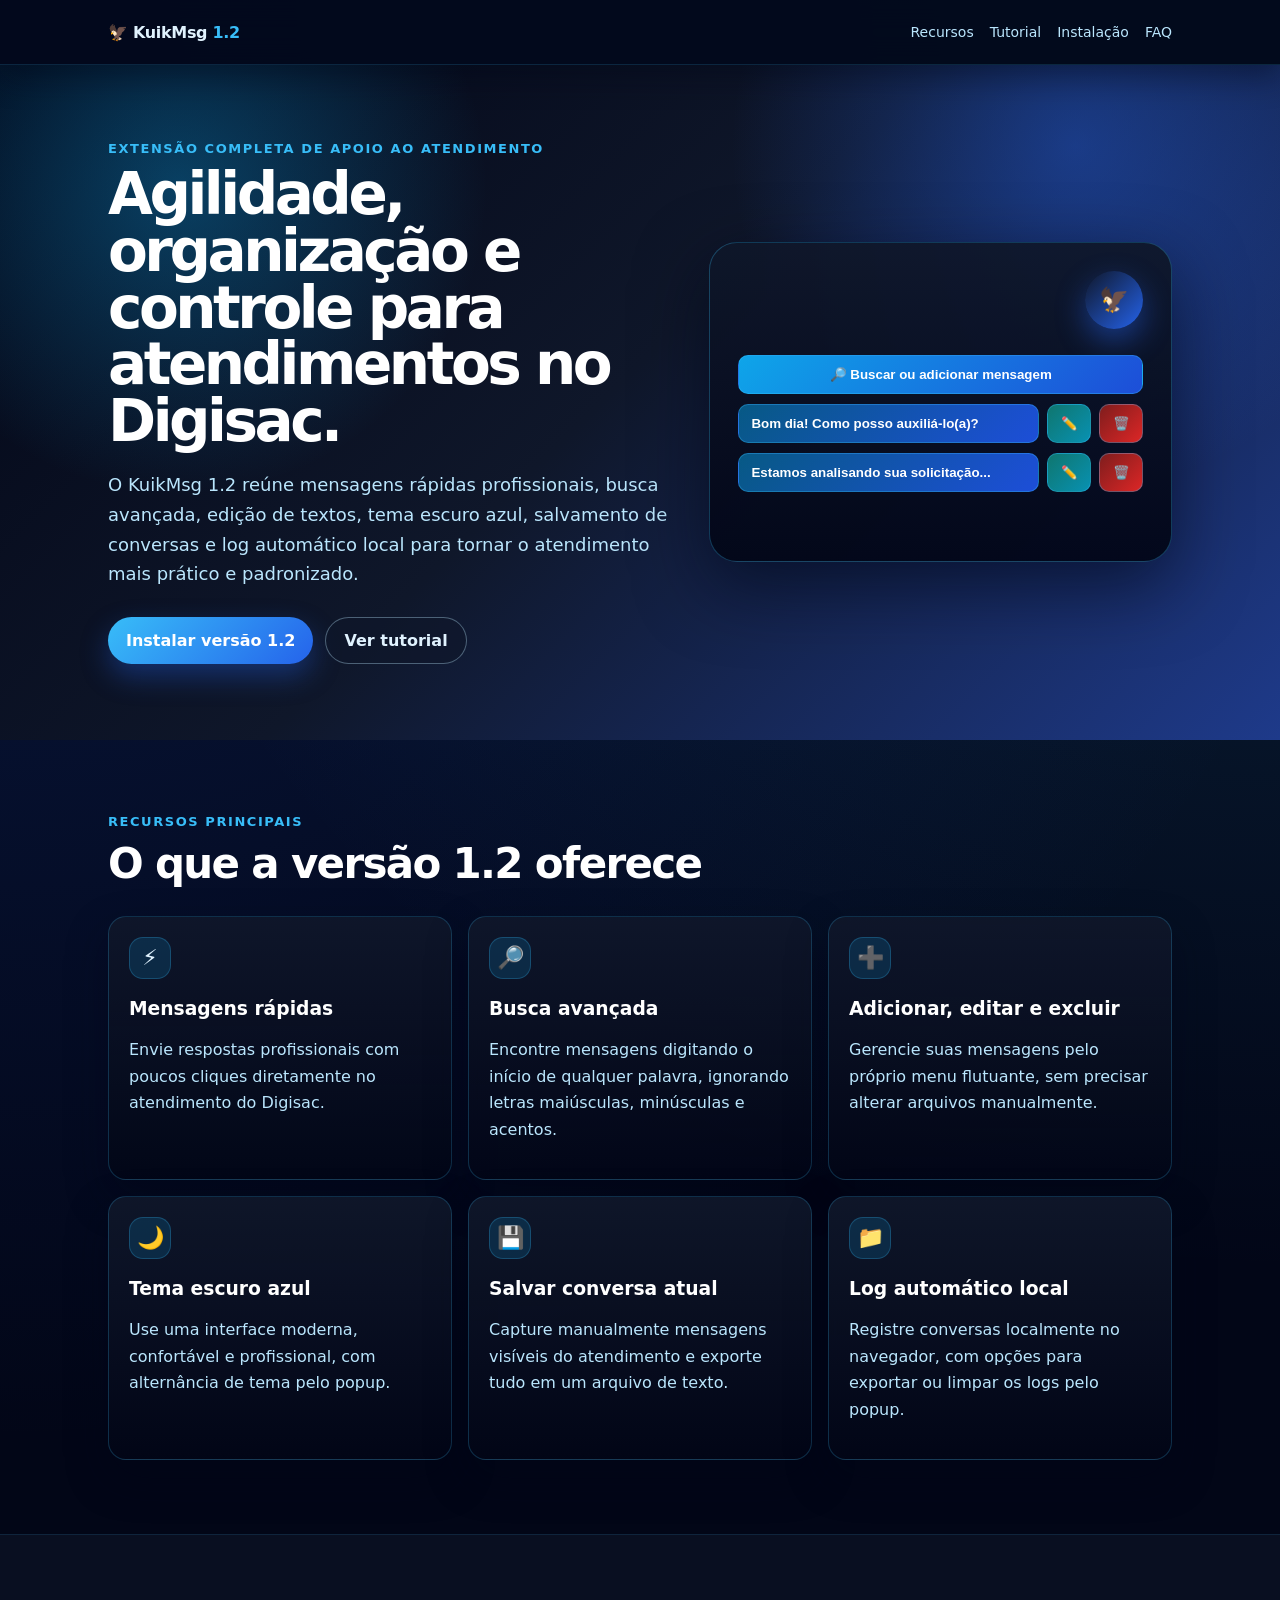
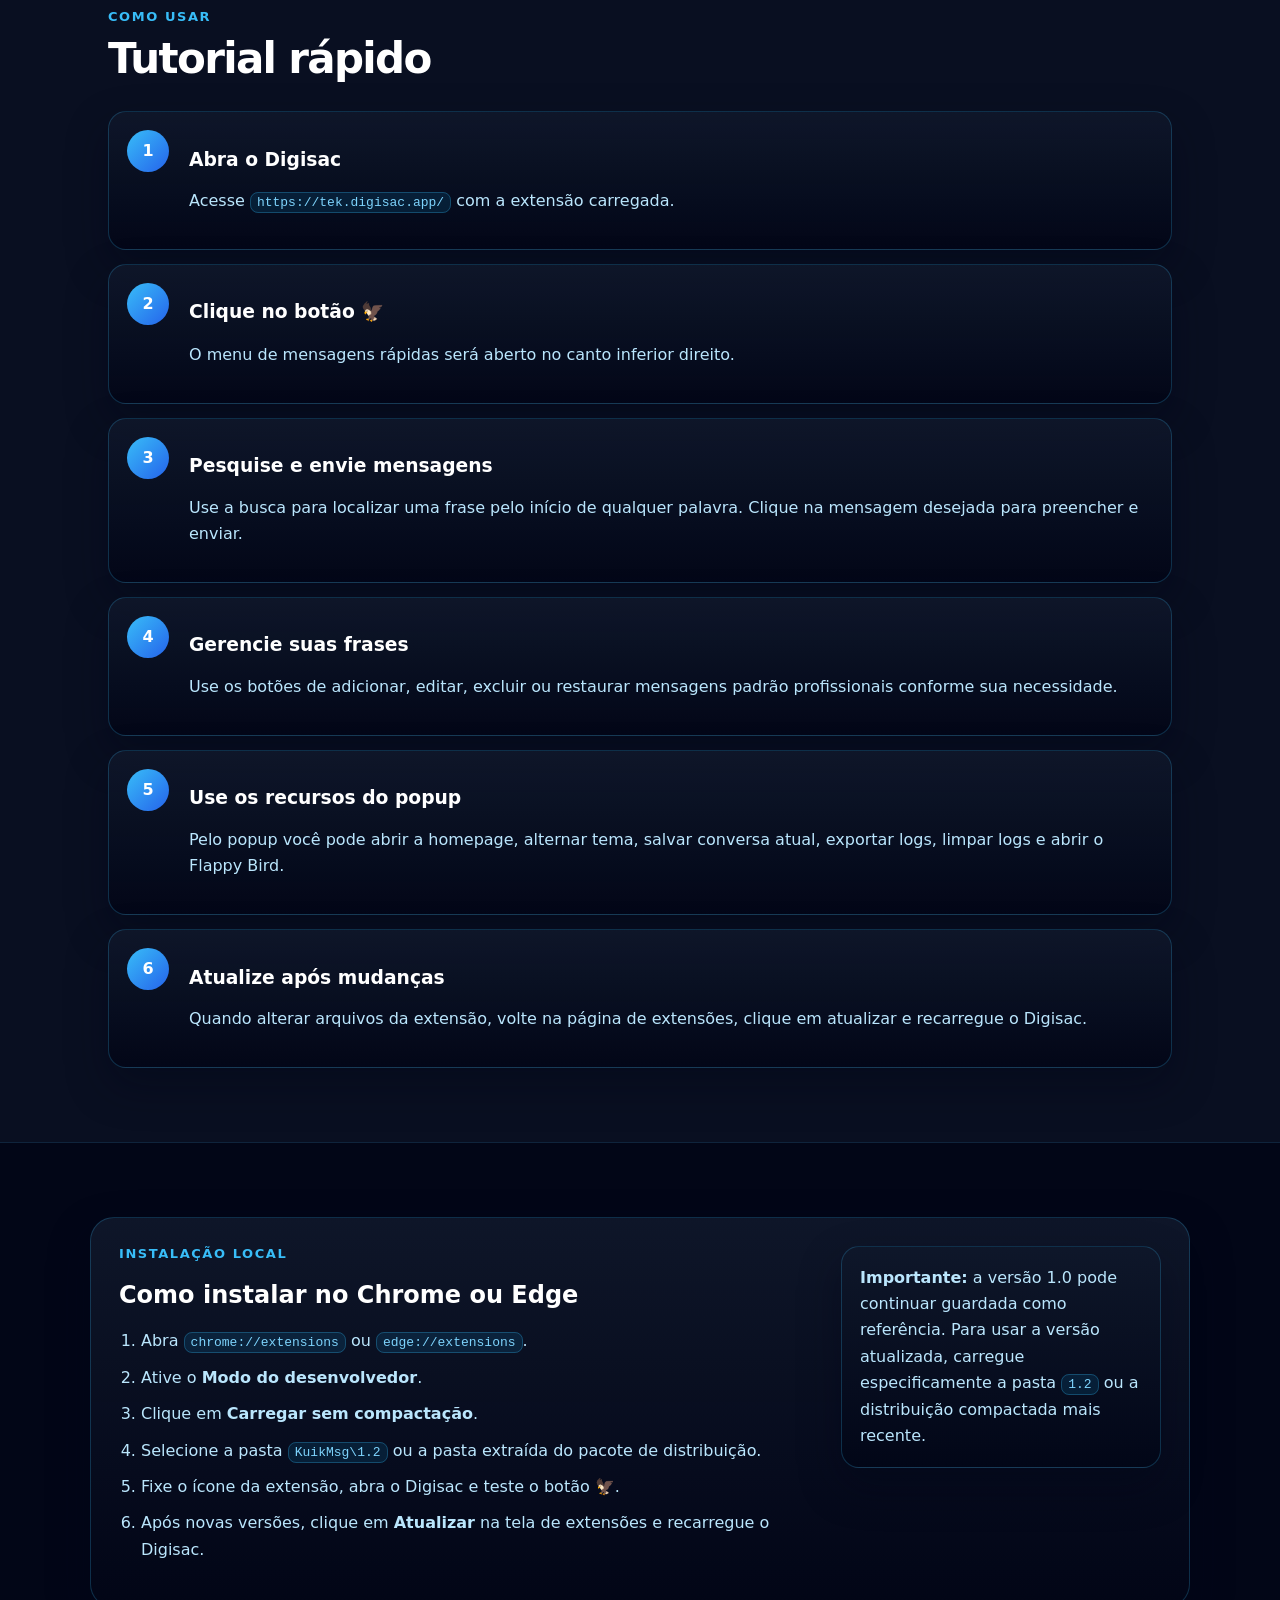
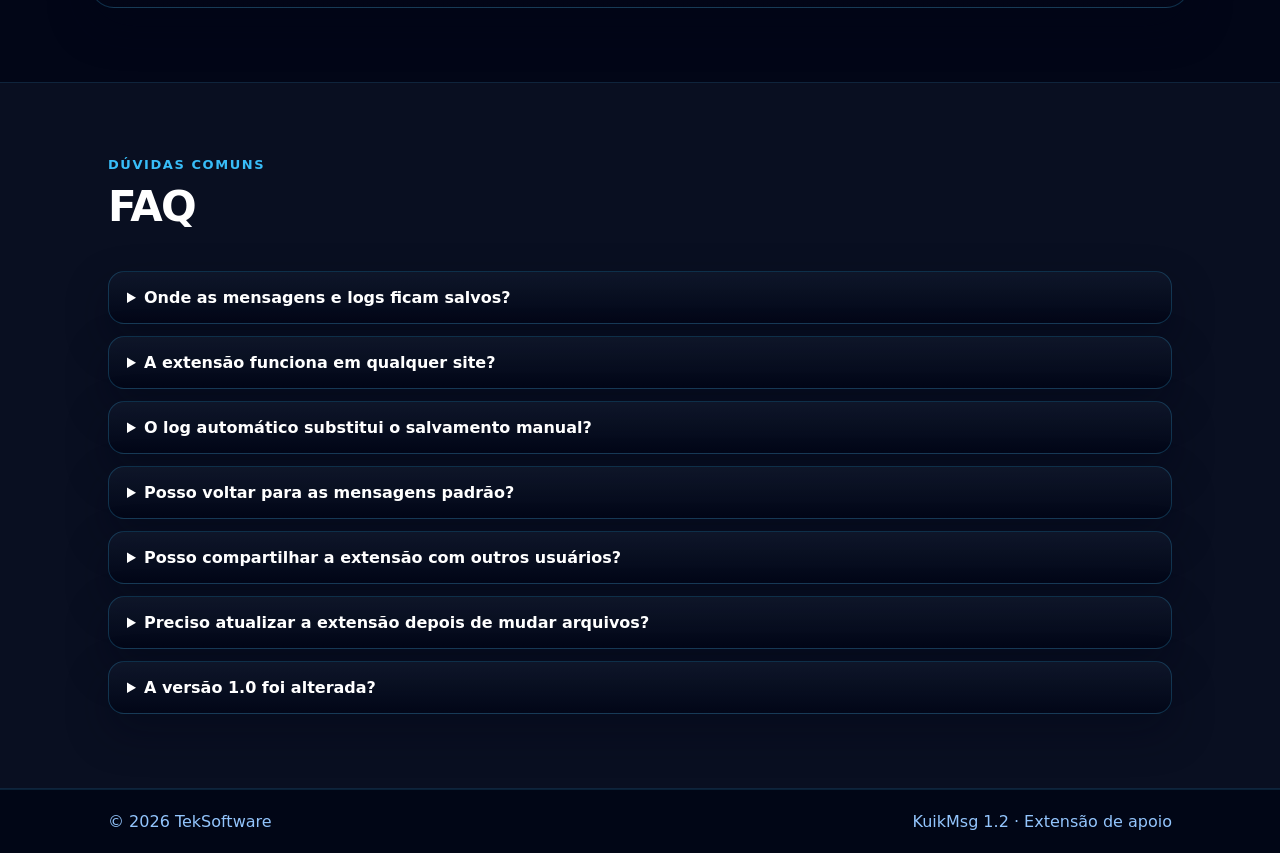
<file: 1.2/homepage/index.html>
﻿<!doctype html>
<html lang="pt-BR">
  <head>
    <meta charset="utf-8">
    <meta name="viewport" content="width=device-width, initial-scale=1">
    <title>KuikMsg 1.2 · Mensagens Rápidas para Digisac</title>
    <link rel="stylesheet" href="style.css">
  </head>
  <body>
    <header class="site-header">
      <div class="container header-inner">
        <a class="brand" href="#top">🦅 KuikMsg <span>1.2</span></a>
        <nav class="nav">
          <a href="#features">Recursos</a>
          <a href="#tutorial">Tutorial</a>
          <a href="#install">Instalação</a>
          <a href="#faq">FAQ</a>
        </nav>
      </div>
    </header>

    <main id="top">
      <section class="hero">
        <div class="container hero-grid">
          <div>
            <p class="eyebrow">Extensão completa de apoio ao atendimento</p>
            <h1>Agilidade, organização e controle para atendimentos no Digisac.</h1>
            <p class="hero-text">O KuikMsg 1.2 reúne mensagens rápidas profissionais, busca avançada, edição de textos, tema escuro azul, salvamento de conversas e log automático local para tornar o atendimento mais prático e padronizado.</p>
            <div class="cta">
              <a class="btn primary" href="#install">Instalar versão 1.2</a>
              <a class="btn secondary" href="#tutorial">Ver tutorial</a>
            </div>
          </div>
          <div class="hero-card">
            <div class="floating-button">🦅</div>
            <div class="mini-menu">
              <button class="add">🔎 Buscar ou adicionar mensagem</button>
              <div class="message-line"><button class="message">Bom dia! Como posso auxiliá-lo(a)?</button><button class="edit">✏️</button><button class="delete">🗑️</button></div>
              <div class="message-line"><button class="message">Estamos analisando sua solicitação...</button><button class="edit">✏️</button><button class="delete">🗑️</button></div>
            </div>
          </div>
        </div>
      </section>

      <section id="features" class="section">
        <div class="container">
          <div class="section-title"><p class="eyebrow">Recursos principais</p><h2>O que a versão 1.2 oferece</h2></div>
          <div class="grid">
            <article class="card"><div class="icon">⚡</div><h3>Mensagens rápidas</h3><p>Envie respostas profissionais com poucos cliques diretamente no atendimento do Digisac.</p></article>
            <article class="card"><div class="icon">🔎</div><h3>Busca avançada</h3><p>Encontre mensagens digitando o início de qualquer palavra, ignorando letras maiúsculas, minúsculas e acentos.</p></article>
            <article class="card"><div class="icon">➕</div><h3>Adicionar, editar e excluir</h3><p>Gerencie suas mensagens pelo próprio menu flutuante, sem precisar alterar arquivos manualmente.</p></article>
            <article class="card"><div class="icon">🌙</div><h3>Tema escuro azul</h3><p>Use uma interface moderna, confortável e profissional, com alternância de tema pelo popup.</p></article>
            <article class="card"><div class="icon">💾</div><h3>Salvar conversa atual</h3><p>Capture manualmente mensagens visíveis do atendimento e exporte tudo em um arquivo de texto.</p></article>
            <article class="card"><div class="icon">&#128193;</div><h3>Log automático local</h3><p>Registre conversas localmente no navegador, com opções para exportar ou limpar os logs pelo popup.</p></article>
          </div>
        </div>
      </section>

      <section id="tutorial" class="section muted">
        <div class="container">
          <div class="section-title"><p class="eyebrow">Como usar</p><h2>Tutorial rápido</h2></div>
          <div class="timeline">
            <div class="step"><span>1</span><div><h3>Abra o Digisac</h3><p>Acesse <code>https://tek.digisac.app/</code> com a extensão carregada.</p></div></div>
            <div class="step"><span>2</span><div><h3>Clique no botão 🦅</h3><p>O menu de mensagens rápidas será aberto no canto inferior direito.</p></div></div>
            <div class="step"><span>3</span><div><h3>Pesquise e envie mensagens</h3><p>Use a busca para localizar uma frase pelo início de qualquer palavra. Clique na mensagem desejada para preencher e enviar.</p></div></div>
            <div class="step"><span>4</span><div><h3>Gerencie suas frases</h3><p>Use os botões de adicionar, editar, excluir ou restaurar mensagens padrão profissionais conforme sua necessidade.</p></div></div>
            <div class="step"><span>5</span><div><h3>Use os recursos do popup</h3><p>Pelo popup você pode abrir a homepage, alternar tema, salvar conversa atual, exportar logs, limpar logs e abrir o Flappy Bird.</p></div></div>
            <div class="step"><span>6</span><div><h3>Atualize após mudanças</h3><p>Quando alterar arquivos da extensão, volte na página de extensões, clique em atualizar e recarregue o Digisac.</p></div></div>
          </div>
        </div>
      </section>

      <section id="install" class="section">
        <div class="container install-box">
          <div>
            <p class="eyebrow">Instalação local</p>
            <h2>Como instalar no Chrome ou Edge</h2>
            <ol class="steps">
              <li>Abra <code>chrome://extensions</code> ou <code>edge://extensions</code>.</li>
              <li>Ative o <strong>Modo do desenvolvedor</strong>.</li>
              <li>Clique em <strong>Carregar sem compactação</strong>.</li>
              <li>Selecione a pasta <code>KuikMsg\1.2</code> ou a pasta extraída do pacote de distribuição.</li>
              <li>Fixe o ícone da extensão, abra o Digisac e teste o botão 🦅.</li>
              <li>Após novas versões, clique em <strong>Atualizar</strong> na tela de extensões e recarregue o Digisac.</li>
            </ol>
          </div>
          <aside class="note"><strong>Importante:</strong> a versão 1.0 pode continuar guardada como referência. Para usar a versão atualizada, carregue especificamente a pasta <code>1.2</code> ou a distribuição compactada mais recente.</aside>
        </div>
      </section>

      <section id="faq" class="section muted">
        <div class="container faq">
          <div class="section-title"><p class="eyebrow">Dúvidas comuns</p><h2>FAQ</h2></div>
          <details><summary>Onde as mensagens e logs ficam salvos?</summary><p>No armazenamento local do navegador usado no computador. Nada é enviado para servidor externo pela extensão.</p></details>
          <details><summary>A extensão funciona em qualquer site?</summary><p>Não. O manifest atual permite execução em <code>https://tek.digisac.app/*</code>.</p></details>
          <details><summary>O log automático substitui o salvamento manual?</summary><p>Não. O log automático registra mensagens localmente, enquanto o botão de salvar conversa atual gera um arquivo de texto manualmente quando necessário.</p></details>
          <details><summary>Posso voltar para as mensagens padrão?</summary><p>Sim. O popup possui a opção de restaurar as mensagens padrão profissionais, substituindo a lista personalizada atual.</p></details>
          <details><summary>Posso compartilhar a extensão com outros usuários?</summary><p>Sim. Use a pasta ou o arquivo compactado de distribuição da versão 1.2 para instalar em outros computadores pelo modo desenvolvedor.</p></details>
          <details><summary>Preciso atualizar a extensão depois de mudar arquivos?</summary><p>Sim. Depois de alterações em arquivos da extensão, clique em atualizar na tela de extensões e recarregue o Digisac.</p></details>
          <details><summary>A versão 1.0 foi alterada?</summary><p>Não. As melhorias foram feitas na pasta <code>1.2</code>, preservando a versão usada anteriormente.</p></details>
        </div>
      </section>
    </main>

    <footer class="site-footer"><div class="container footer-inner"><span>© <span id="year"></span> TekSoftware</span><span>KuikMsg 1.2 · Extensão de apoio</span></div></footer>
    <script src="script.js"></script>
  </body>
</html>
</file>
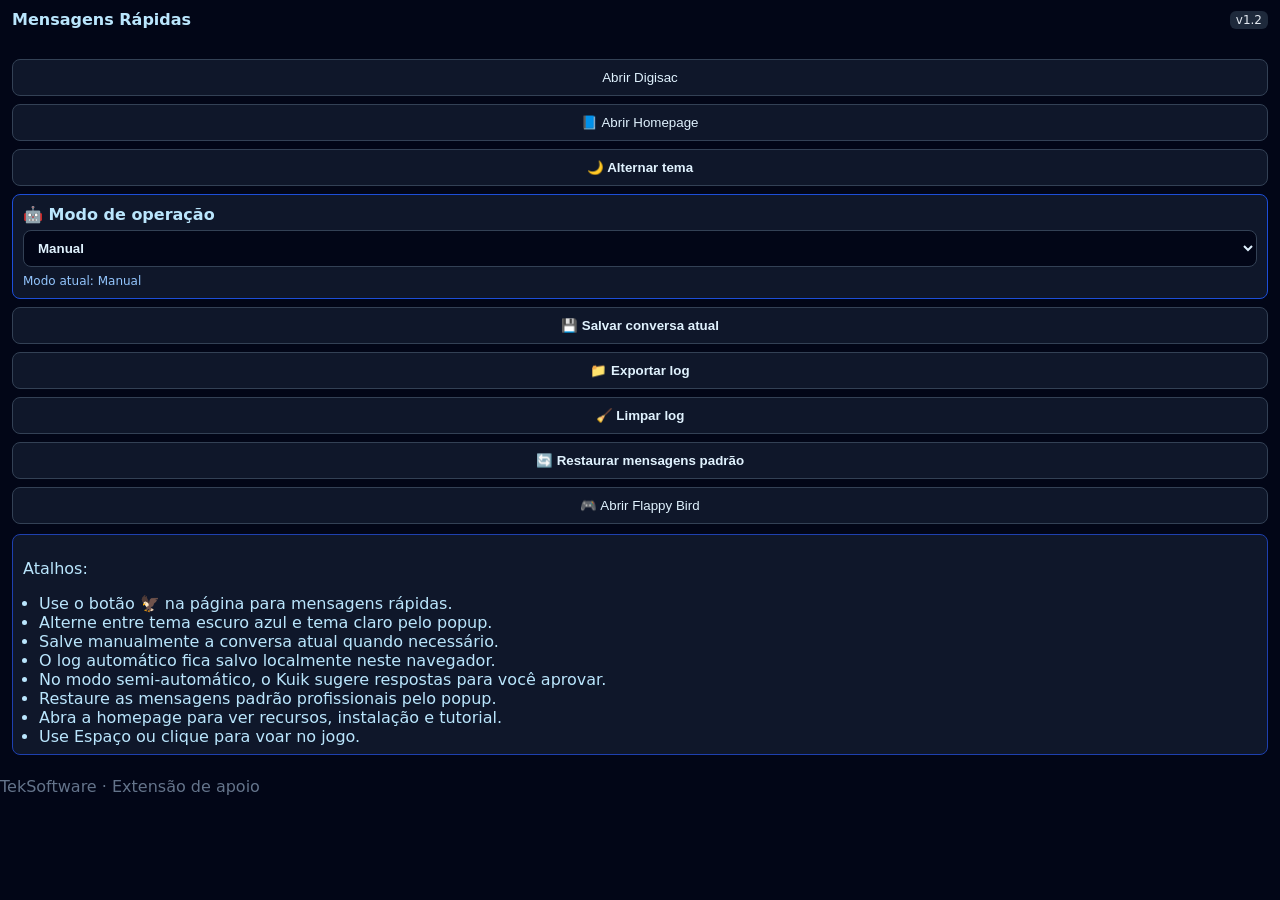
<file: 1.2/popup.html>
<!doctype html>
<html>
  <head>
    <meta charset="utf-8">
    <meta name="viewport" content="width=device-width, initial-scale=1">
    <title>Mensagens Rápidas</title>
    <link rel="stylesheet" href="popup.css">
  </head>
  <body>
    <header class="px">
      <h1>Mensagens Rápidas</h1>
      <span class="badge">v1.2</span>
    </header>
    <main class="px">
      <button id="open-digisac">Abrir Digisac</button>
      <button id="open-homepage">📘 Abrir Homepage</button>
      <button id="toggle-theme" class="theme-button">🌙 Alternar tema</button>
      <section class="mode-panel">
        <label for="operation-mode">🤖 Modo de operação</label>
        <select id="operation-mode">
          <option value="manual">Manual</option>
          <option value="semi">Semi-automático</option>
        </select>
        <p id="operation-mode-status">Modo atual: Manual</p>
      </section>
      <button id="save-current-conversation" class="success-button">💾 Salvar conversa atual</button>
      <button id="export-conversation-log" class="success-button">📁 Exportar log</button>
      <button id="clear-conversation-log" class="danger-button">🧹 Limpar log</button>
      <button id="reset-default-messages" class="warning-button">🔄 Restaurar mensagens padrão</button>
      <button id="toggle-flappy">🎮 Abrir Flappy Bird</button>
      <section class="info">
        <p>Atalhos:</p>
        <ul>
          <li>Use o botão 🦅 na página para mensagens rápidas.</li>
          <li>Alterne entre tema escuro azul e tema claro pelo popup.</li>
          <li>Salve manualmente a conversa atual quando necessário.</li>
          <li>O log automático fica salvo localmente neste navegador.</li>
          <li>No modo semi-automático, o Kuik sugere respostas para você aprovar.</li>
          <li>Restaure as mensagens padrão profissionais pelo popup.</li>
          <li>Abra a homepage para ver recursos, instalação e tutorial.</li>
          <li>Use Espaço ou clique para voar no jogo.</li>
        </ul>
      </section>
    </main>
    <footer class="px muted">TekSoftware · Extensão de apoio</footer>
    <script src="popup.js"></script>
  </body>
</html>
</file>
<file: 1.2/homepage/style.css>
﻿:root {
  --bg: #020617;
  --surface: #0f172a;
  --surface-soft: #111c33;
  --card: #0f172a;
  --card-border: #1e40af;
  --text: #e0f2fe;
  --muted-text: #bae6fd;
  --subtle: #93c5fd;
  --primary: #2563eb;
  --primary-dark: #1d4ed8;
  --accent: #38bdf8;
  --accent-soft: #7dd3fc;
  --danger: #ef4444;
  --success: #22c55e;
}

* {
  box-sizing: border-box;
}

html {
  scroll-behavior: smooth;
}

body {
  margin: 0;
  font-family: system-ui, -apple-system, Segoe UI, Roboto, Ubuntu, Cantarell, Noto Sans, sans-serif;
  color: var(--text);
  background:
    radial-gradient(circle at top left, rgba(37, 99, 235, 0.22), transparent 34%),
    radial-gradient(circle at top right, rgba(56, 189, 248, 0.18), transparent 30%),
    var(--bg);
}

a {
  color: inherit;
}

code {
  color: var(--accent-soft);
  background: rgba(14, 165, 233, 0.12);
  border: 1px solid rgba(56, 189, 248, 0.28);
  border-radius: 8px;
  padding: 2px 6px;
}

.container {
  max-width: 1100px;
  margin: 0 auto;
  padding: 0 18px;
}

.site-header {
  position: sticky;
  top: 0;
  z-index: 10;
  background: rgba(2, 6, 23, 0.86);
  color: var(--text);
  backdrop-filter: blur(14px);
  border-bottom: 1px solid rgba(56, 189, 248, 0.16);
  box-shadow: 0 12px 30px rgba(2, 6, 23, 0.44);
}

.header-inner {
  display: flex;
  align-items: center;
  justify-content: space-between;
  min-height: 64px;
}

.brand {
  font-weight: 900;
  text-decoration: none;
  letter-spacing: -0.02em;
}

.brand span {
  color: var(--accent);
}

.nav {
  display: flex;
  gap: 16px;
}

.nav a {
  color: var(--muted-text);
  font-size: 14px;
  text-decoration: none;
}

.nav a:hover {
  color: var(--accent);
}

.hero {
  color: #ffffff;
  background:
    radial-gradient(circle at 14% 18%, rgba(14, 165, 233, 0.34), transparent 25%),
    radial-gradient(circle at 84% 12%, rgba(37, 99, 235, 0.42), transparent 28%),
    linear-gradient(135deg, #020617, #0f172a 48%, #1e3a8a);
  padding: 76px 0;
}

.hero-grid {
  display: grid;
  grid-template-columns: minmax(0, 1.1fr) minmax(320px, 0.9fr);
  gap: 36px;
  align-items: center;
}

.eyebrow {
  margin: 0 0 10px;
  color: var(--accent);
  font-size: 13px;
  font-weight: 800;
  letter-spacing: 0.12em;
  text-transform: uppercase;
}

.hero h1 {
  margin: 0;
  max-width: 720px;
  font-size: clamp(34px, 6vw, 58px);
  line-height: 0.98;
  letter-spacing: -0.06em;
}

.hero-text {
  max-width: 650px;
  margin: 20px 0 0;
  color: var(--muted-text);
  font-size: 18px;
  line-height: 1.65;
}

.cta {
  display: flex;
  flex-wrap: wrap;
  gap: 12px;
  margin-top: 28px;
}

.btn {
  display: inline-flex;
  align-items: center;
  justify-content: center;
  border-radius: 999px;
  padding: 13px 18px;
  font-weight: 800;
  text-decoration: none;
  transition: transform 0.15s ease, box-shadow 0.15s ease;
}

.btn:hover {
  transform: translateY(-2px);
}

.btn.primary {
  background: linear-gradient(135deg, var(--accent), var(--primary));
  color: #ffffff;
  box-shadow: 0 12px 28px rgba(37, 99, 235, 0.36);
}

.btn.secondary {
  border: 1px solid rgba(186, 230, 253, 0.36);
  color: var(--text);
  background: rgba(15, 23, 42, 0.62);
}

.hero-card {
  position: relative;
  min-height: 320px;
  border: 1px solid rgba(56, 189, 248, 0.28);
  border-radius: 28px;
  background: linear-gradient(180deg, rgba(15, 23, 42, 0.94), rgba(2, 6, 23, 0.94));
  box-shadow: 0 24px 70px rgba(2, 6, 23, 0.6);
  padding: 28px;
}

.floating-button {
  width: 58px;
  height: 58px;
  display: grid;
  place-items: center;
  margin-left: auto;
  border-radius: 50%;
  background: linear-gradient(135deg, #0f172a, #2563eb);
  box-shadow: 0 12px 30px rgba(37, 99, 235, 0.48);
  font-size: 24px;
}

.mini-menu {
  margin-top: 26px;
  display: flex;
  flex-direction: column;
  gap: 10px;
}

.mini-menu button {
  border: 1px solid rgba(56, 189, 248, 0.34);
  border-radius: 10px;
  padding: 11px 12px;
  color: #ffffff;
  background: linear-gradient(135deg, #075985, #1d4ed8);
  font-weight: 700;
}

.mini-menu .add {
  background: linear-gradient(135deg, #0ea5e9, #1d4ed8);
}

.message-line {
  display: grid;
  grid-template-columns: minmax(0, 1fr) 44px 44px;
  gap: 8px;
}

.message-line .message {
  text-align: left;
}

.message-line .edit {
  background: linear-gradient(135deg, #0f766e, #0891b2);
}

.message-line .delete {
  background: linear-gradient(135deg, #7f1d1d, #dc2626);
}

.section {
  padding: 74px 0;
}

.section.muted {
  background: rgba(15, 23, 42, 0.54);
  border-top: 1px solid rgba(56, 189, 248, 0.12);
  border-bottom: 1px solid rgba(56, 189, 248, 0.12);
}

.section-title {
  max-width: 720px;
  margin-bottom: 28px;
}

.section-title h2,
.install-box h2,
.step h3,
.card h3 {
  color: #ffffff;
}

.section-title h2 {
  margin: 0;
  font-size: clamp(28px, 4vw, 42px);
  letter-spacing: -0.04em;
}

.grid {
  display: grid;
  grid-template-columns: repeat(3, minmax(0, 1fr));
  gap: 16px;
}

.card,
.step,
.install-box,
.note,
details {
  background: linear-gradient(180deg, rgba(15, 23, 42, 0.95), rgba(2, 6, 23, 0.88));
  border: 1px solid rgba(56, 189, 248, 0.22);
  box-shadow: 0 18px 42px rgba(2, 6, 23, 0.35);
}

.card {
  border-radius: 18px;
  padding: 20px;
}

.card p,
.step p,
.steps,
.note,
details p {
  color: var(--muted-text);
  line-height: 1.65;
}

.icon {
  width: 42px;
  height: 42px;
  display: grid;
  place-items: center;
  border-radius: 14px;
  background: rgba(14, 165, 233, 0.16);
  border: 1px solid rgba(56, 189, 248, 0.24);
  font-size: 22px;
}

.timeline {
  display: grid;
  gap: 14px;
}

.step {
  display: grid;
  grid-template-columns: 48px minmax(0, 1fr);
  gap: 14px;
  border-radius: 18px;
  padding: 18px;
}

.step span {
  width: 42px;
  height: 42px;
  display: grid;
  place-items: center;
  border-radius: 50%;
  color: #ffffff;
  background: linear-gradient(135deg, var(--accent), var(--primary));
  font-weight: 900;
}

.install-box {
  display: grid;
  grid-template-columns: minmax(0, 1fr) 320px;
  gap: 24px;
  border-radius: 24px;
  padding: 28px;
}

.steps {
  padding-left: 22px;
}

.steps li {
  margin: 10px 0;
}

.note {
  align-self: start;
  border-radius: 18px;
  padding: 18px;
}

.faq {
  display: grid;
  gap: 12px;
}

details {
  border-radius: 16px;
  padding: 16px 18px;
}

summary {
  cursor: pointer;
  color: #ffffff;
  font-weight: 800;
}

.site-footer {
  border-top: 1px solid rgba(56, 189, 248, 0.14);
  color: var(--subtle);
  background: rgba(2, 6, 23, 0.9);
  padding: 22px 0;
}

.footer-inner {
  display: flex;
  justify-content: space-between;
  gap: 16px;
  flex-wrap: wrap;
}

@media (max-width: 820px) {
  .hero-grid,
  .grid,
  .install-box {
    grid-template-columns: 1fr;
  }

  .nav {
    display: none;
  }

  .hero {
    padding: 54px 0;
  }
}
</file>
<file: 1.2/popup.css>
body{font-family:system-ui,-apple-system,Segoe UI,Roboto,Ubuntu,Cantarell,Noto Sans,sans-serif;margin:0;color:#0f172a;background:#f8fafc;min-width:280px}
body.dark-popup-theme{color:#e0f2fe;background:#020617}
header{display:flex;align-items:center;justify-content:space-between;background:#0f172a;color:#e2e8f0;padding:10px 0}
body.dark-popup-theme header{background:#020617;color:#bae6fd}
h1{font-size:16px;margin:0}
.badge{font-size:12px;background:#1e293b;color:#e2e8f0;padding:2px 6px;border-radius:6px}
.px{padding-left:12px;padding-right:12px}
main{padding-top:12px;padding-bottom:12px}
button{display:block;width:100%;margin:8px 0;padding:10px 12px;border-radius:8px;border:1px solid #cbd5e1;background:#ffffff;color:#0f172a;cursor:pointer}
button:hover{background:#f1f5f9}
body.dark-popup-theme button{border-color:#334155;background:#0f172a;color:#e0f2fe}
body.dark-popup-theme button:hover{background:#1e3a8a}
.theme-button{border-color:#2563eb;background:#eff6ff;color:#1e3a8a;font-weight:700}
.theme-button:hover{background:#dbeafe}
.success-button{border-color:#059669;background:#ecfdf5;color:#065f46;font-weight:700}
.success-button:hover{background:#bbf7d0}
.danger-button{border-color:#dc2626;background:#fef2f2;color:#991b1b;font-weight:700}
.danger-button:hover{background:#fecaca}
.warning-button{border-color:#fb923c;background:#fff7ed;color:#9a3412;font-weight:700}
.warning-button:hover{background:#fed7aa}
.mode-panel{margin:8px 0;padding:10px;border:1px solid #93c5fd;border-radius:8px;background:#eff6ff}
body.dark-popup-theme .mode-panel{border-color:#1d4ed8;background:#0f172a}
.mode-panel label{display:block;font-weight:700;margin-bottom:6px;color:#1e3a8a}
body.dark-popup-theme .mode-panel label{color:#bae6fd}
.mode-panel select{width:100%;padding:9px 10px;border:1px solid #93c5fd;border-radius:8px;background:#ffffff;color:#0f172a;font-weight:700}
body.dark-popup-theme .mode-panel select{border-color:#334155;background:#020617;color:#e0f2fe}
.mode-panel p{margin:7px 0 0;font-size:12px;color:#475569}
body.dark-popup-theme .mode-panel p{color:#93c5fd}
.info{margin-top:10px;background:#e2e8f0;color:#0f172a;border-radius:8px;padding:8px 10px}
body.dark-popup-theme .info{background:#0f172a;color:#bae6fd;border:1px solid #1e40af}
.info ul{margin:6px 0 0 16px;padding:0}
.muted{color:#64748b;padding:10px 0}
</file>
